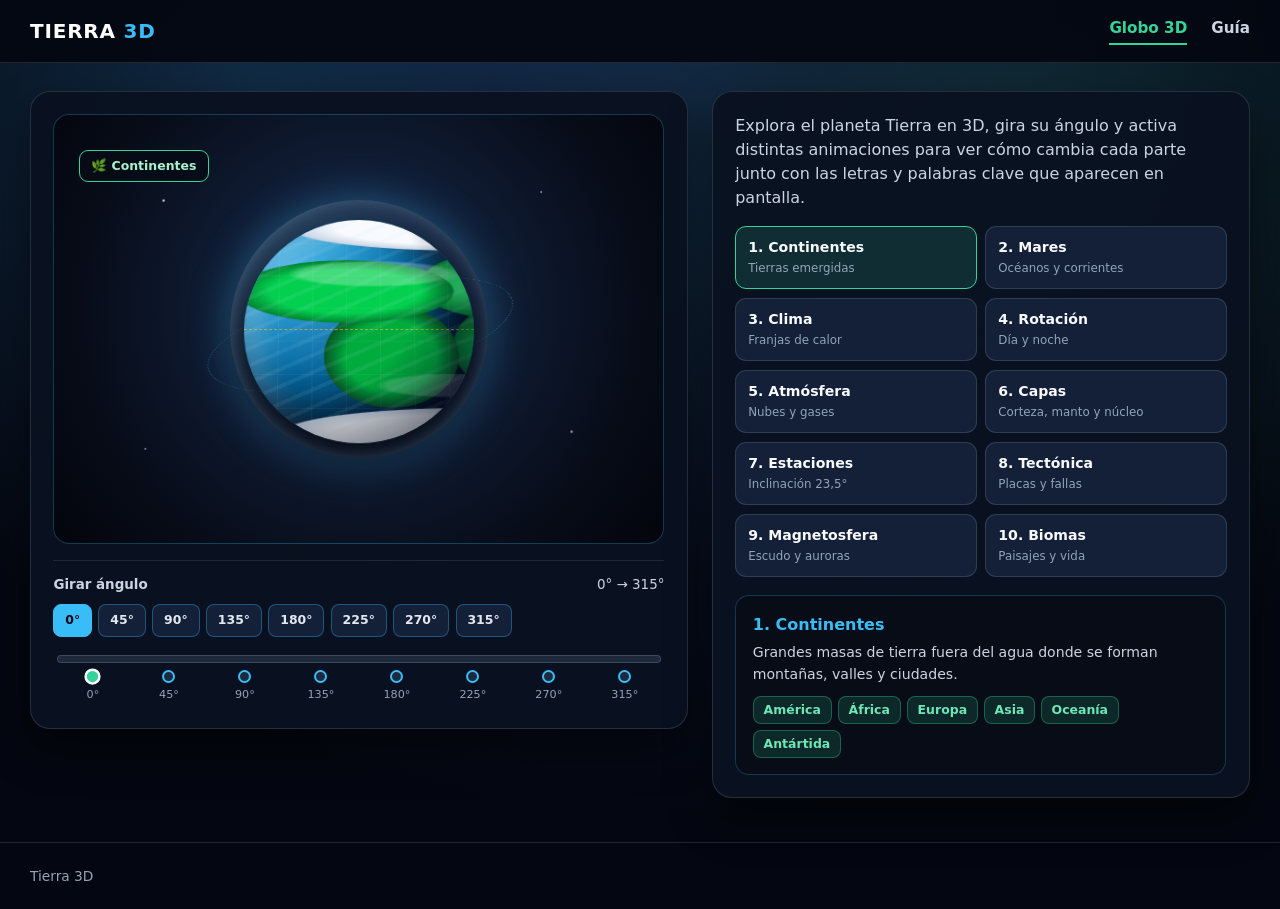
<file: index.html>
<!DOCTYPE html>
<html lang="es">
<head>
  <meta charset="UTF-8">
  <meta name="viewport" content="width=device-width, initial-scale=1.0">
  <title>Tierra 3D</title>
  <link rel="stylesheet" href="CSS/estilos.css">
  <link rel="stylesheet" href="CSS/animaciones.css">
</head>
<body>

  <header class="cabecera">
    <div class="contenedor cabecera-inner">
      <a href="index.html" class="marca">TIERRA <span>3D</span></a>
      <nav class="nav" aria-label="Navegación principal">
        <a href="index.html" class="nav-enlace" aria-current="page">Globo 3D</a>
        <a href="guia.html" class="nav-enlace">Guía</a>
      </nav>
    </div>
  </header>

  <main>
    <div class="contenedor">

      <!-- COMPLEJO: grupos de 'radio' con el mismo 'name' permiten activar una opción a la vez en CSS -->
      <input type="radio" name="animacion-tierra" id="modo-continentes" class="control-oculto" checked>
      <input type="radio" name="animacion-tierra" id="modo-mares" class="control-oculto">
      <input type="radio" name="animacion-tierra" id="modo-clima" class="control-oculto">
      <input type="radio" name="animacion-tierra" id="modo-rotacion" class="control-oculto">
      <input type="radio" name="animacion-tierra" id="modo-atmosfera" class="control-oculto">
      <input type="radio" name="animacion-tierra" id="modo-capas" class="control-oculto">
      <input type="radio" name="animacion-tierra" id="modo-estaciones" class="control-oculto">
      <input type="radio" name="animacion-tierra" id="modo-tectonica" class="control-oculto">
      <input type="radio" name="animacion-tierra" id="modo-auroras" class="control-oculto">
      <input type="radio" name="animacion-tierra" id="modo-biomas" class="control-oculto">

      <input type="radio" name="giro-3d" id="giro-0" class="control-oculto" checked>
      <input type="radio" name="giro-3d" id="giro-45" class="control-oculto">
      <input type="radio" name="giro-3d" id="giro-90" class="control-oculto">
      <input type="radio" name="giro-3d" id="giro-135" class="control-oculto">
      <input type="radio" name="giro-3d" id="giro-180" class="control-oculto">
      <input type="radio" name="giro-3d" id="giro-225" class="control-oculto">
      <input type="radio" name="giro-3d" id="giro-270" class="control-oculto">
      <input type="radio" name="giro-3d" id="giro-315" class="control-oculto">

      <div class="rejilla">
        <section class="panel" aria-label="Planeta Tierra en 3D">
          <div class="visor-3d">
            <div class="campo-magnetico" aria-hidden="true"></div>
            <div class="halo-atmosferico" aria-hidden="true"></div>
            <div class="anillo-orbital" aria-hidden="true"></div>

            <div class="esfera-3d">
              <div class="tierra">
                <div class="continentes" aria-hidden="true"></div>
                <div class="mares" aria-hidden="true"></div>
                <div class="rejilla-globo" aria-hidden="true"></div>
                <div class="clima-franjas" aria-hidden="true"></div>
                <div class="nubes-capa" aria-hidden="true"></div>
                <div class="fallas-tectonicas" aria-hidden="true"></div>
                <div class="linea-ecuador" aria-hidden="true"></div>
                <div class="sombra-noche" aria-hidden="true"></div>
              </div>
              <div class="nucleo-interno" aria-hidden="true"></div>
            </div>

            <!-- ANIMACIÓN: estas etiquetas aparecen y se animan al activar su modo -->
            <div class="letra-flotan pos-continentes">🌿 Continentes</div>
            <div class="letra-flotan pos-mares">🌊 Mares y océanos</div>
            <div class="letra-flotan pos-clima">☀️ Clima</div>
            <div class="letra-flotan pos-rotacion">🔄 Rotación 24 h</div>
            <div class="letra-flotan pos-atmosfera">☁️ Atmósfera</div>
            <div class="letra-flotan pos-capas">🔥 Capas internas</div>
            <div class="letra-flotan pos-estaciones">🍂 Estaciones</div>
            <div class="letra-flotan pos-tectonica">🌋 Tectónica</div>
            <div class="letra-flotan pos-auroras">✨ Magnetosfera</div>
            <div class="letra-flotan pos-biomas">🌱 Biomas</div>
          </div>

          <div class="control-grados-box">
            <div class="cabecera-grados">
              <span><strong>Girar ángulo</strong></span>
              <span>0° → 315°</span>
            </div>

            <!-- COMPLEJO: cada 'label' con 'for' activa su 'input' correspondiente -->
            <div class="barra-giro">
              <label for="giro-0" class="btn-giro">0°</label>
              <label for="giro-45" class="btn-giro">45°</label>
              <label for="giro-90" class="btn-giro">90°</label>
              <label for="giro-135" class="btn-giro">135°</label>
              <label for="giro-180" class="btn-giro">180°</label>
              <label for="giro-225" class="btn-giro">225°</label>
              <label for="giro-270" class="btn-giro">270°</label>
              <label for="giro-315" class="btn-giro">315°</label>
            </div>

            <div class="linea-grados-wrap">
              <div class="linea-base">
                <!-- ANIMACIÓN: el ancho de esta barra crece o decrece al cambiar de ángulo -->
                <div class="linea-progreso"></div>
              </div>
              <div class="puntos-linea">
                <label for="giro-0" class="punto-grado"><span class="marcador-bolita"></span><span>0°</span></label>
                <label for="giro-45" class="punto-grado"><span class="marcador-bolita"></span><span>45°</span></label>
                <label for="giro-90" class="punto-grado"><span class="marcador-bolita"></span><span>90°</span></label>
                <label for="giro-135" class="punto-grado"><span class="marcador-bolita"></span><span>135°</span></label>
                <label for="giro-180" class="punto-grado"><span class="marcador-bolita"></span><span>180°</span></label>
                <label for="giro-225" class="punto-grado"><span class="marcador-bolita"></span><span>225°</span></label>
                <label for="giro-270" class="punto-grado"><span class="marcador-bolita"></span><span>270°</span></label>
                <label for="giro-315" class="punto-grado"><span class="marcador-bolita"></span><span>315°</span></label>
              </div>
            </div>
          </div>
        </section>

        <aside class="panel" aria-label="Selector de animaciones">
          <!-- Párrafo principal marcado como h1 -->
          <h1 class="titulo-bloque">Explora el planeta Tierra en 3D, gira su ángulo y activa distintas animaciones para ver cómo cambia cada parte junto con las letras y palabras clave que aparecen en pantalla.</h1>

          <div class="rejilla-botones">
            <label for="modo-continentes" class="boton-modo"><strong>1. Continentes</strong><small>Tierras emergidas</small></label>
            <label for="modo-mares" class="boton-modo"><strong>2. Mares</strong><small>Océanos y corrientes</small></label>
            <label for="modo-clima" class="boton-modo"><strong>3. Clima</strong><small>Franjas de calor</small></label>
            <label for="modo-rotacion" class="boton-modo"><strong>4. Rotación</strong><small>Día y noche</small></label>
            <label for="modo-atmosfera" class="boton-modo"><strong>5. Atmósfera</strong><small>Nubes y gases</small></label>
            <label for="modo-capas" class="boton-modo"><strong>6. Capas</strong><small>Corteza, manto y núcleo</small></label>
            <label for="modo-estaciones" class="boton-modo"><strong>7. Estaciones</strong><small>Inclinación 23,5°</small></label>
            <label for="modo-tectonica" class="boton-modo"><strong>8. Tectónica</strong><small>Placas y fallas</small></label>
            <label for="modo-auroras" class="boton-modo"><strong>9. Magnetosfera</strong><small>Escudo y auroras</small></label>
            <label for="modo-biomas" class="boton-modo"><strong>10. Biomas</strong><small>Paisajes y vida</small></label>
          </div>

          <div class="caja-explicacion bloque-info info-continentes">
            <h3>1. Continentes</h3>
            <p>Grandes masas de tierra fuera del agua donde se forman montañas, valles y ciudades.</p>
            <!-- ANIMACIÓN: cada palabra aparece con animación al activar este modo -->
            <div class="lista-palabras grupo-palabras palabras-continentes">
              <span class="palabra">América</span><span class="palabra">África</span><span class="palabra">Europa</span><span class="palabra">Asia</span><span class="palabra">Oceanía</span><span class="palabra">Antártida</span>
            </div>
          </div>

          <div class="caja-explicacion bloque-info info-mares">
            <h3>2. Mares y océanos</h3>
            <p>Cubren ~71 % del planeta, reparten calor y mueven corrientes marinas.</p>
            <div class="lista-palabras grupo-palabras palabras-mares">
              <span class="palabra">Pacífico</span><span class="palabra">Atlántico</span><span class="palabra">Índico</span><span class="palabra">Ártico</span><span class="palabra">Corrientes</span>
            </div>
          </div>

          <div class="caja-explicacion bloque-info info-clima">
            <h3>3. Clima</h3>
            <p>Reparte temperaturas según la latitud: más calor cerca del ecuador y más frío en los polos.</p>
            <div class="lista-palabras grupo-palabras palabras-clima">
              <span class="palabra">Ecuador</span><span class="palabra">Tropical</span><span class="palabra">Templado</span><span class="palabra">Polar</span>
            </div>
          </div>

          <div class="caja-explicacion bloque-info info-rotacion">
            <h3>4. Rotación</h3>
            <p>Giro de la Tierra sobre su eje cada ~24 horas que crea el día y la noche.</p>
            <div class="lista-palabras grupo-palabras palabras-rotacion">
              <span class="palabra">24 horas</span><span class="palabra">Día</span><span class="palabra">Noche</span><span class="palabra">Husos horarios</span>
            </div>
          </div>

          <div class="caja-explicacion bloque-info info-atmosfera">
            <h3>5. Atmósfera</h3>
            <p>Capa de gases que rodea el planeta, mueve nubes y filtra radiación.</p>
            <div class="lista-palabras grupo-palabras palabras-atmosfera">
              <span class="palabra">Nubes</span><span class="palabra">Vientos</span><span class="palabra">Oxígeno</span><span class="palabra">Ozono</span>
            </div>
          </div>

          <div class="caja-explicacion bloque-info info-capas">
            <h3>6. Capas internas</h3>
            <p>El interior se divide en corteza externa, manto y un núcleo caliente en el centro.</p>
            <div class="lista-palabras grupo-palabras palabras-capas">
              <span class="palabra">Corteza</span><span class="palabra">Manto</span><span class="palabra">Núcleo</span>
            </div>
          </div>

          <div class="caja-explicacion bloque-info info-estaciones">
            <h3>7. Estaciones</h3>
            <p>La inclinación del eje (23,5°) cambia la luz solar a lo largo del año y genera las estaciones.</p>
            <div class="lista-palabras grupo-palabras palabras-estaciones">
              <span class="palabra">Primavera</span><span class="palabra">Verano</span><span class="palabra">Otoño</span><span class="palabra">Invierno</span>
            </div>
          </div>

          <div class="caja-explicacion bloque-info info-tectonica">
            <h3>8. Tectónica</h3>
            <p>Las placas de la corteza se mueven lentamente y originan volcanes, fallas y montañas.</p>
            <div class="lista-palabras grupo-palabras palabras-tectonica">
              <span class="palabra">Placas</span><span class="palabra">Fallas</span><span class="palabra">Volcanes</span><span class="palabra">Montañas</span>
            </div>
          </div>

          <div class="caja-explicacion bloque-info info-auroras">
            <h3>9. Magnetosfera y auroras</h3>
            <p>El campo magnético protege al planeta del viento solar y produce luces en zonas polares.</p>
            <div class="lista-palabras grupo-palabras palabras-auroras">
              <span class="palabra">Campo magnético</span><span class="palabra">Auroras</span><span class="palabra">Escudo solar</span>
            </div>
          </div>

          <div class="caja-explicacion bloque-info info-biomas">
            <h3>10. Biomas</h3>
            <p>Conjuntos de seres vivos y paisajes adaptados al agua y al clima de cada zona.</p>
            <div class="lista-palabras grupo-palabras palabras-biomas">
              <span class="palabra">Selvas</span><span class="palabra">Desiertos</span><span class="palabra">Bosques</span><span class="palabra">Hielos</span>
            </div>
          </div>
        </aside>
      </div>

    </div>
  </main>

  <footer class="pie">
    <div class="contenedor">
      <p>Tierra 3D</p>
    </div>
  </footer>

</body>
</html>
</file>
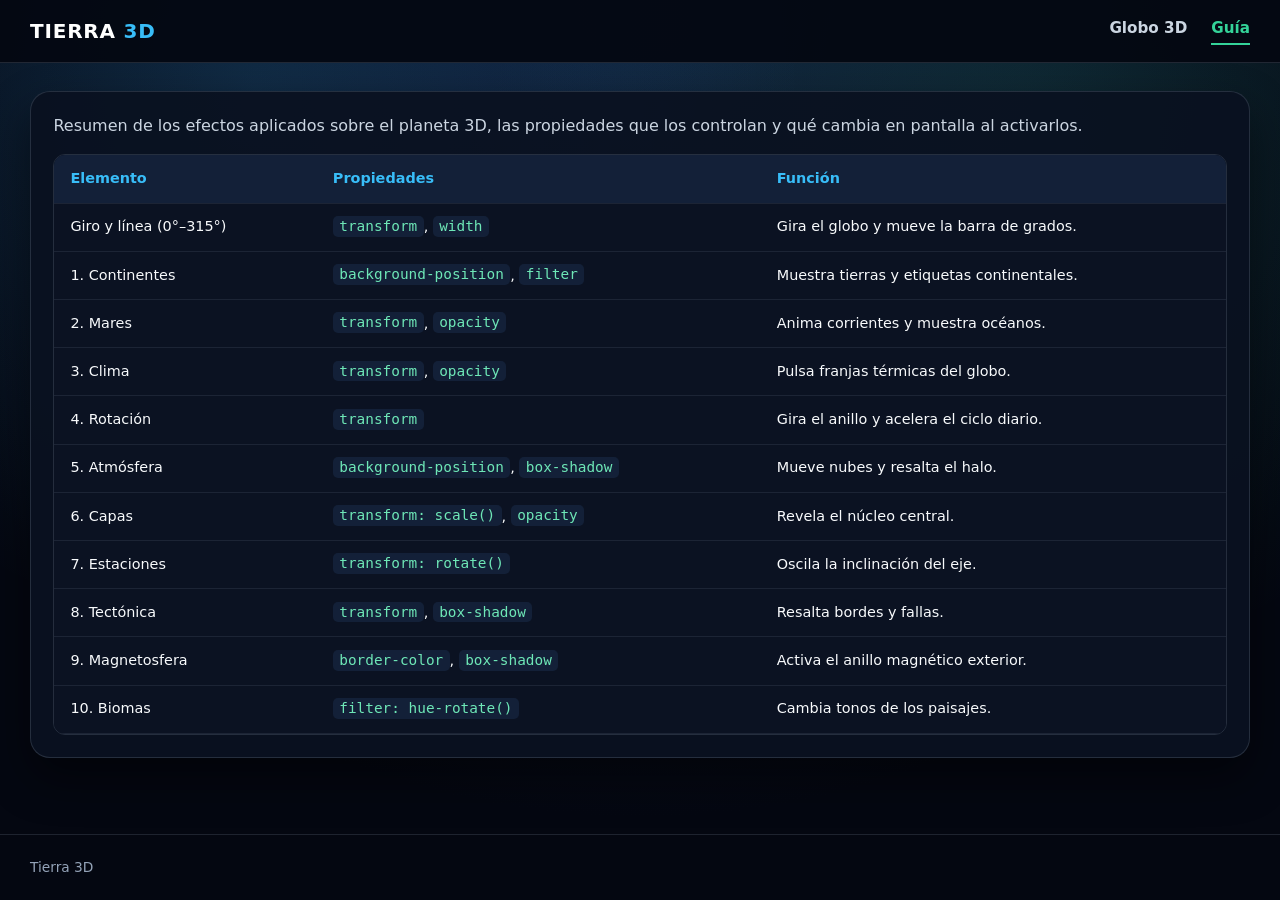
<file: guia.html>
<!DOCTYPE html>
<html lang="es">
<head>
  <meta charset="UTF-8">
  <meta name="viewport" content="width=device-width, initial-scale=1.0">
  <title>Guía — Tierra 3D</title>
  <link rel="stylesheet" href="CSS/estilos.css">
  <link rel="stylesheet" href="CSS/animaciones.css">
</head>
<body>

  <header class="cabecera">
    <div class="contenedor cabecera-inner">
      <a href="index.html" class="marca">TIERRA <span>3D</span></a>
      <nav class="nav" aria-label="Navegación principal">
        <a href="index.html" class="nav-enlace">Globo 3D</a>
        <a href="guia.html" class="nav-enlace" aria-current="page">Guía</a>
      </nav>
    </div>
  </header>

  <main>
    <div class="contenedor">
      <section class="panel">
        <!-- Párrafo principal marcado como h1 -->
        <h1 class="titulo-bloque">Resumen de los efectos aplicados sobre el planeta 3D, las propiedades que los controlan y qué cambia en pantalla al activarlos.</h1>

        <div class="tabla-wrap">
          <table>
            <thead>
              <tr>
                <th>Elemento</th>
                <th>Propiedades</th>
                <th>Función</th>
              </tr>
            </thead>
            <tbody>
              <tr><td>Giro y línea (0°–315°)</td><td><code>transform</code>, <code>width</code></td><td>Gira el globo y mueve la barra de grados.</td></tr>
              <tr><td>1. Continentes</td><td><code>background-position</code>, <code>filter</code></td><td>Muestra tierras y etiquetas continentales.</td></tr>
              <tr><td>2. Mares</td><td><code>transform</code>, <code>opacity</code></td><td>Anima corrientes y muestra océanos.</td></tr>
              <tr><td>3. Clima</td><td><code>transform</code>, <code>opacity</code></td><td>Pulsa franjas térmicas del globo.</td></tr>
              <tr><td>4. Rotación</td><td><code>transform</code></td><td>Gira el anillo y acelera el ciclo diario.</td></tr>
              <tr><td>5. Atmósfera</td><td><code>background-position</code>, <code>box-shadow</code></td><td>Mueve nubes y resalta el halo.</td></tr>
              <tr><td>6. Capas</td><td><code>transform: scale()</code>, <code>opacity</code></td><td>Revela el núcleo central.</td></tr>
              <tr><td>7. Estaciones</td><td><code>transform: rotate()</code></td><td>Oscila la inclinación del eje.</td></tr>
              <tr><td>8. Tectónica</td><td><code>transform</code>, <code>box-shadow</code></td><td>Resalta bordes y fallas.</td></tr>
              <tr><td>9. Magnetosfera</td><td><code>border-color</code>, <code>box-shadow</code></td><td>Activa el anillo magnético exterior.</td></tr>
              <tr><td>10. Biomas</td><td><code>filter: hue-rotate()</code></td><td>Cambia tonos de los paisajes.</td></tr>
            </tbody>
          </table>
        </div>
      </section>
    </div>
  </main>

  <footer class="pie">
    <div class="contenedor">
      <p>Tierra 3D</p>
    </div>
  </footer>

</body>
</html>
</file>
<file: CSS/estilos.css>
/* Reinicia márgenes y rellenos para que todos los elementos partan de cero */
*,
*::before,
*::after {
  box-sizing: border-box;
  margin: 0;
  padding: 0;
}

/* Define la tipografía base y el fondo oscuro */
html {
  font-family: system-ui, -apple-system, BlinkMacSystemFont, "Segoe UI", Roboto, sans-serif;
  line-height: 1.5;
  background-color: #040711;
  color: #f8fafc;
}

/* Superpone varios degradados circulares para dar profundidad espacial al fondo */
body {
  overflow-x: hidden;
  min-height: 100vh;
  display: flex;
  flex-direction: column;
  background-image:
    radial-gradient(circle at 20% 10%, rgba(56, 189, 248, 0.14), transparent 42%),
    radial-gradient(circle at 80% 15%, rgba(52, 211, 153, 0.12), transparent 42%),
    radial-gradient(circle at 50% 0%, #101e3b 0%, #040711 74%);
}

.contenedor {
  width: 100%;
  max-width: 1260px;
  margin: 0 auto;
  padding: 0 1.25rem;
}

/* Mantiene la cabecera fija arriba al bajar por la página */
.cabecera {
  border-bottom: 1px solid rgba(148, 163, 184, 0.2);
  background-color: rgba(4, 7, 17, 0.92);
  padding: 1rem 0;
  position: sticky;
  top: 0;
  z-index: 40;
}

.cabecera-inner {
  display: flex;
  flex-wrap: wrap;
  align-items: center;
  justify-content: space-between;
  gap: 1rem;
}

.marca {
  font-size: 1.25rem;
  font-weight: 900;
  color: #ffffff;
  text-decoration: none;
  letter-spacing: 0.04em;
}

.marca span {
  color: #38bdf8;
}

.nav {
  display: flex;
  gap: 1.5rem;
}

.nav-enlace {
  color: #cbd5e1;
  text-decoration: none;
  font-weight: 600;
  font-size: 0.95rem;
}

.nav-enlace[aria-current="page"] {
  color: #34d399;
  border-bottom: 2px solid #34d399;
  padding-bottom: 0.15rem;
}

main {
  flex: 1;
  padding: 1.75rem 0 2.75rem;
}

.rejilla {
  display: grid;
  grid-template-columns: 1fr;
  gap: 1.5rem;
  align-items: start;
}

@media (min-width: 980px) {
  .rejilla {
    grid-template-columns: 1.1fr 0.9fr;
  }
}

.panel {
  background-color: rgba(10, 17, 32, 0.94);
  border: 1px solid rgba(148, 163, 184, 0.2);
  border-radius: 20px;
  padding: 1.4rem;
  box-shadow: 0 20px 45px rgba(0, 0, 0, 0.48);
}

/* COMPLEJO: 'perspective' crea profundidad 3D y las capas radiales pequeñas simulan estrellas */
.visor-3d {
  position: relative;
  height: 430px;
  border-radius: 16px;
  background:
    radial-gradient(circle at 18% 20%, rgba(255, 255, 255, 0.85) 0px, transparent 2px),
    radial-gradient(circle at 80% 18%, rgba(255, 255, 255, 0.7) 0px, transparent 1.5px),
    radial-gradient(circle at 85% 74%, rgba(255, 255, 255, 0.65) 0px, transparent 2px),
    radial-gradient(circle at 15% 78%, rgba(255, 255, 255, 0.6) 0px, transparent 1.5px),
    radial-gradient(circle at 50% 45%, #192d52 0%, #070c18 72%, #03050c 100%);
  overflow: hidden;
  display: grid;
  place-items: center;
  perspective: 1200px;
  border: 1px solid rgba(56, 189, 248, 0.28);
}

.halo-atmosferico {
  position: absolute;
  width: 258px;
  height: 258px;
  border-radius: 50%;
  background: radial-gradient(circle at 35% 30%, rgba(125, 211, 252, 0.22), transparent 68%);
  box-shadow:
    0 0 40px rgba(56, 189, 248, 0.35),
    inset 0 0 18px rgba(186, 230, 253, 0.28);
  pointer-events: none;
}

/* COMPLEJO: 'transform-style: preserve-3d' permite que los hijos mantengan volumen tridimensional */
.esfera-3d {
  width: 230px;
  height: 230px;
  position: relative;
  transform-style: preserve-3d;
}

/* COMPLEJO: 'inset' en box-shadow crea sombra y luz en el borde para simular una esfera */
.tierra {
  width: 100%;
  height: 100%;
  border-radius: 50%;
  position: relative;
  overflow: hidden;
  background:
    radial-gradient(circle at 30% 28%, rgba(125, 211, 252, 0.45) 0%, transparent 45%),
    linear-gradient(145deg, #0ea5e9 0%, #0369a1 48%, #082f49 100%);
  box-shadow:
    inset -30px -22px 48px rgba(2, 6, 23, 0.92),
    inset 16px 14px 28px rgba(186, 230, 253, 0.42),
    0 12px 28px rgba(0, 0, 0, 0.65);
}

/* COMPLEJO: 'background-size: 200% 100%' duplica el ancho del fondo para poder desplazarlo en bucle */
.continentes {
  position: absolute;
  inset: 0;
  border-radius: 50%;
  background:
    radial-gradient(ellipse 30% 18% at 22% 33%, #22c55e 55%, #15803d 78%, transparent 80%),
    radial-gradient(ellipse 18% 28% at 32% 62%, #16a34a 55%, #14532d 80%, transparent 82%),
    radial-gradient(ellipse 25% 20% at 58% 30%, #4ade80 45%, #15803d 78%, transparent 80%),
    radial-gradient(ellipse 21% 28% at 62% 58%, #22c55e 50%, #166534 78%, transparent 80%),
    radial-gradient(ellipse 18% 12% at 80% 70%, #86efac 45%, #15803d 78%, transparent 80%),
    radial-gradient(ellipse 46% 12% at 50% 4%, #f8fafc 65%, #cbd5e1 85%, transparent 88%),
    radial-gradient(ellipse 48% 13% at 50% 96%, #f8fafc 65%, #cbd5e1 85%, transparent 88%);
  background-size: 200% 100%;
}

/* Dibuja líneas de meridianos y paralelos sobre la esfera */
.rejilla-globo {
  position: absolute;
  inset: 0;
  border-radius: 50%;
  background:
    repeating-linear-gradient(90deg, rgba(255, 255, 255, 0.06) 0px, rgba(255, 255, 255, 0.06) 1px, transparent 1px, transparent 34px),
    repeating-linear-gradient(0deg, rgba(255, 255, 255, 0.05) 0px, rgba(255, 255, 255, 0.05) 1px, transparent 1px, transparent 34px);
  pointer-events: none;
}

.mares {
  position: absolute;
  inset: 0;
  border-radius: 50%;
  background: repeating-linear-gradient(-24deg, rgba(186, 230, 253, 0.24) 0px, rgba(186, 230, 253, 0.24) 4px, transparent 4px, transparent 16px);
  opacity: 0.35;
}

.clima-franjas {
  position: absolute;
  inset: 0;
  border-radius: 50%;
  background: linear-gradient(180deg, rgba(248, 250, 252, 0.45) 0%, rgba(56, 189, 248, 0.18) 24%, rgba(251, 191, 36, 0.34) 50%, rgba(56, 189, 248, 0.18) 76%, rgba(248, 250, 252, 0.45) 100%);
  opacity: 0;
}

.nubes-capa {
  position: absolute;
  inset: -2%;
  border-radius: 50%;
  background:
    radial-gradient(ellipse 28% 9% at 28% 26%, rgba(255, 255, 255, 0.72) 55%, transparent 65%),
    radial-gradient(ellipse 32% 10% at 68% 46%, rgba(255, 255, 255, 0.62) 55%, transparent 65%),
    radial-gradient(ellipse 24% 8% at 44% 74%, rgba(255, 255, 255, 0.58) 55%, transparent 65%);
  background-size: 200% 100%;
  opacity: 0.35;
  pointer-events: none;
}

.fallas-tectonicas {
  position: absolute;
  inset: 0;
  border-radius: 50%;
  border: 2px dashed rgba(251, 146, 60, 0);
  pointer-events: none;
}

.campo-magnetico {
  position: absolute;
  width: 340px;
  height: 270px;
  border-radius: 50%;
  border: 2px solid rgba(52, 211, 153, 0);
  box-shadow: 0 0 0 0 rgba(52, 211, 153, 0);
  pointer-events: none;
}

.linea-ecuador {
  position: absolute;
  left: 0;
  right: 0;
  top: 50%;
  border-top: 1.5px dashed rgba(250, 204, 21, 0.55);
  pointer-events: none;
}

.sombra-noche {
  position: absolute;
  inset: 0;
  border-radius: 50%;
  background: radial-gradient(circle at 30% 30%, transparent 48%, rgba(2, 6, 23, 0.78) 96%);
  pointer-events: none;
}

/* COMPLEJO: 'rotateX(72deg)' aplana el círculo en 3D para que parezca una órbita inclinada */
.anillo-orbital {
  position: absolute;
  width: 310px;
  height: 310px;
  border-radius: 50%;
  border: 1.5px dashed rgba(56, 189, 248, 0.35);
  transform: rotateX(72deg) rotateY(-12deg);
  pointer-events: none;
}

.nucleo-interno {
  position: absolute;
  width: 84px;
  height: 84px;
  border-radius: 50%;
  background: radial-gradient(circle at 35% 35%, #fef08a, #f97316 65%, #dc2626);
  box-shadow: 0 0 26px rgba(251, 146, 60, 0.8);
  opacity: 0;
  pointer-events: none;
}

.control-grados-box {
  margin-top: 1rem;
  padding-top: 0.85rem;
  border-top: 1px solid rgba(148, 163, 184, 0.16);
}

.cabecera-grados {
  display: flex;
  justify-content: space-between;
  font-size: 0.84rem;
  color: #cbd5e1;
  margin-bottom: 0.55rem;
}

.barra-giro {
  display: flex;
  flex-wrap: wrap;
  gap: 0.4rem;
  margin-bottom: 0.75rem;
}

.btn-giro {
  background-color: #132038;
  color: #e2e8f0;
  border: 1px solid rgba(56, 189, 248, 0.35);
  border-radius: 8px;
  padding: 0.38rem 0.68rem;
  font-size: 0.78rem;
  font-weight: 700;
  cursor: pointer;
}

.linea-grados-wrap {
  padding: 0.4rem 0.2rem 0.15rem;
}

.linea-base {
  height: 8px;
  border-radius: 999px;
  background-color: #1e293b;
  border: 1px solid rgba(148, 163, 184, 0.25);
  overflow: hidden;
}

.linea-progreso {
  height: 100%;
  width: 0%;
  border-radius: 999px;
  background: linear-gradient(90deg, #38bdf8, #34d399);
}

.puntos-linea {
  display: grid;
  grid-template-columns: repeat(8, 1fr);
  gap: 0.2rem;
  margin-top: 0.45rem;
}

.punto-grado {
  display: flex;
  flex-direction: column;
  align-items: center;
  gap: 0.2rem;
  font-size: 0.7rem;
  color: #94a3b8;
  cursor: pointer;
}

.marcador-bolita {
  width: 13px;
  height: 13px;
  border-radius: 50%;
  background-color: #1e293b;
  border: 2px solid #38bdf8;
}

/* Estilo del párrafo principal marcado como h1 */
.titulo-bloque {
  font-size: 1rem;
  font-weight: 500;
  color: #cbd5e1;
  margin-bottom: 0.95rem;
}

.rejilla-botones {
  display: grid;
  grid-template-columns: repeat(2, 1fr);
  gap: 0.55rem;
  margin-bottom: 1.1rem;
}

.boton-modo {
  display: flex;
  flex-direction: column;
  gap: 0.1rem;
  background-color: #132038;
  border: 1px solid rgba(148, 163, 184, 0.22);
  border-radius: 11px;
  padding: 0.65rem 0.75rem;
  cursor: pointer;
  color: #f8fafc;
  font-size: 0.88rem;
}

.boton-modo small {
  color: #94a3b8;
  font-size: 0.74rem;
}

.caja-explicacion {
  background-color: #070c17;
  border: 1px solid rgba(56, 189, 248, 0.25);
  border-radius: 14px;
  padding: 1.05rem;
}

.caja-explicacion h3 {
  font-size: 1rem;
  color: #38bdf8;
  margin-bottom: 0.35rem;
}

.caja-explicacion p {
  font-size: 0.88rem;
  color: #cbd5e1;
  margin-bottom: 0.7rem;
}

.lista-palabras {
  display: flex;
  flex-wrap: wrap;
  gap: 0.4rem;
}

.palabra {
  background-color: rgba(52, 211, 153, 0.14);
  color: #6ee7b7;
  border: 1px solid rgba(52, 211, 153, 0.35);
  padding: 0.22rem 0.6rem;
  border-radius: 8px;
  font-size: 0.78rem;
  font-weight: 700;
}

.letra-flotan {
  position: absolute;
  padding: 0.35rem 0.7rem;
  border-radius: 9px;
  font-size: 0.78rem;
  font-weight: 700;
  background-color: rgba(7, 12, 23, 0.92);
  border: 1px solid #38bdf8;
  color: #ffffff;
  pointer-events: none;
  z-index: 15;
}

.pos-continentes { top: 8%; left: 4%; border-color: #34d399; color: #a7f3d0; }
.pos-mares       { bottom: 9%; left: 4%; border-color: #38bdf8; color: #bae6fd; }
.pos-clima       { top: 9%; right: 4%; border-color: #fbbf24; color: #fde68a; }
.pos-rotacion    { bottom: 8%; right: 4%; border-color: #c084fc; color: #e9d5ff; }
.pos-atmosfera   { top: 44%; left: 4%; border-color: #e2e8f0; color: #f8fafc; }
.pos-capas       { top: 44%; right: 4%; border-color: #fb923c; color: #fed7aa; }
.pos-estaciones  { top: 22%; left: 4%; border-color: #f472b6; color: #fbcfe8; }
.pos-tectonica   { bottom: 24%; right: 4%; border-color: #ef4444; color: #fecaca; }
.pos-auroras     { top: 22%; right: 4%; border-color: #2dd4bf; color: #99f6e4; }
.pos-biomas      { bottom: 24%; left: 4%; border-color: #a3e635; color: #d9f99d; }

.tabla-wrap {
  width: 100%;
  overflow-x: auto;
  margin-top: 1rem;
  border-radius: 12px;
  border: 1px solid rgba(148, 163, 184, 0.2);
}

table {
  width: 100%;
  border-collapse: collapse;
  background-color: #0b1222;
  font-size: 0.9rem;
}

th,
td {
  padding: 0.8rem 1rem;
  border-bottom: 1px solid rgba(148, 163, 184, 0.12);
  text-align: left;
}

th {
  background-color: #132038;
  color: #38bdf8;
}

code {
  background-color: #132038;
  color: #6ee7b7;
  padding: 0.15rem 0.4rem;
  border-radius: 5px;
}

.pie {
  border-top: 1px solid rgba(148, 163, 184, 0.18);
  padding: 1.4rem 0;
  color: #94a3b8;
  font-size: 0.86rem;
}
</file>
<file: CSS/animaciones.css>
/* Variables reutilizables de tiempos y curvas de movimiento */
:root {
  --dur-rapida: 180ms;
  --dur-media: 420ms;
  --curva-entrada: cubic-bezier(0.22, 1, 0.36, 1);
  /* COMPLEJO: curva con ligero rebote al llegar al destino */
  --curva-rebote: cubic-bezier(0.34, 1.56, 0.64, 1);
}

/* Oculta los inputs de radio de forma accesible sin quitarlos del flujo del teclado */
.control-oculto {
  position: absolute;
  opacity: 0;
  pointer-events: none;
}

/* ANIMACIÓN / TRANSICIÓN: suaviza cambios de tamaño, giro, color y opacidad */
.boton-modo,
.btn-giro,
.punto-grado,
.marcador-bolita,
.linea-progreso,
.nav-enlace,
.esfera-3d,
.tierra,
.continentes,
.mares,
.clima-franjas,
.nubes-capa,
.fallas-tectonicas,
.campo-magnetico,
.nucleo-interno,
.anillo-orbital,
.letra-flotan,
.palabra {
  transition:
    width var(--dur-media) var(--curva-entrada),
    transform var(--dur-media) var(--curva-entrada),
    background-color var(--dur-rapida) var(--curva-entrada),
    border-color var(--dur-rapida) var(--curva-entrada),
    opacity var(--dur-media) var(--curva-entrada);
}

a:focus-visible,
label:focus-visible {
  outline: 3px solid #fbbf24;
  outline-offset: 3px;
}

@media (hover: hover) {
  .boton-modo:hover,
  .btn-giro:hover,
  .punto-grado:hover {
    transform: translateY(-2px);
    border-color: #38bdf8;
  }
  .nav-enlace:hover { color: #38bdf8; }
}

/* COMPLEJO: el selector '~' busca hermanos posteriores marcados con ':checked' para girar en 3D */
#giro-0:checked   ~ .rejilla .esfera-3d { transform: rotateX(14deg) rotateY(0deg); }
#giro-45:checked  ~ .rejilla .esfera-3d { transform: rotateX(14deg) rotateY(45deg); }
#giro-90:checked  ~ .rejilla .esfera-3d { transform: rotateX(14deg) rotateY(90deg); }
#giro-135:checked ~ .rejilla .esfera-3d { transform: rotateX(14deg) rotateY(135deg); }
#giro-180:checked ~ .rejilla .esfera-3d { transform: rotateX(14deg) rotateY(180deg); }
#giro-225:checked ~ .rejilla .esfera-3d { transform: rotateX(14deg) rotateY(225deg); }
#giro-270:checked ~ .rejilla .esfera-3d { transform: rotateX(14deg) rotateY(270deg); }
#giro-315:checked ~ .rejilla .esfera-3d { transform: rotateX(14deg) rotateY(315deg); }

/* Mueve la barra de progreso de la línea de grados según el ángulo activo */
#giro-0:checked   ~ .rejilla .linea-progreso   { width: 0%; }
#giro-45:checked  ~ .rejilla .linea-progreso  { width: 14.28%; }
#giro-90:checked  ~ .rejilla .linea-progreso  { width: 28.57%; }
#giro-135:checked ~ .rejilla .linea-progreso { width: 42.85%; }
#giro-180:checked ~ .rejilla .linea-progreso { width: 57.14%; }
#giro-225:checked ~ .rejilla .linea-progreso { width: 71.42%; }
#giro-270:checked ~ .rejilla .linea-progreso { width: 85.71%; }
#giro-315:checked ~ .rejilla .linea-progreso { width: 100%; }

#giro-0:checked   ~ .rejilla label.btn-giro[for="giro-0"],
#giro-45:checked  ~ .rejilla label.btn-giro[for="giro-45"],
#giro-90:checked  ~ .rejilla label.btn-giro[for="giro-90"],
#giro-135:checked ~ .rejilla label.btn-giro[for="giro-135"],
#giro-180:checked ~ .rejilla label.btn-giro[for="giro-180"],
#giro-225:checked ~ .rejilla label.btn-giro[for="giro-225"],
#giro-270:checked ~ .rejilla label.btn-giro[for="giro-270"],
#giro-315:checked ~ .rejilla label.btn-giro[for="giro-315"] {
  background-color: #38bdf8;
  color: #040711;
  border-color: #38bdf8;
}

#giro-0:checked   ~ .rejilla label.punto-grado[for="giro-0"] .marcador-bolita,
#giro-45:checked  ~ .rejilla label.punto-grado[for="giro-45"] .marcador-bolita,
#giro-90:checked  ~ .rejilla label.punto-grado[for="giro-90"] .marcador-bolita,
#giro-135:checked ~ .rejilla label.punto-grado[for="giro-135"] .marcador-bolita,
#giro-180:checked ~ .rejilla label.punto-grado[for="giro-180"] .marcador-bolita,
#giro-225:checked ~ .rejilla label.punto-grado[for="giro-225"] .marcador-bolita,
#giro-270:checked ~ .rejilla label.punto-grado[for="giro-270"] .marcador-bolita,
#giro-315:checked ~ .rejilla label.punto-grado[for="giro-315"] .marcador-bolita {
  background-color: #34d399;
  border-color: #ffffff;
  transform: scale(1.25);
}

/* ANIMACIÓN: desplaza el fondo ancho de continentes de forma continua */
@keyframes derivaContinentes {
  0% { background-position: 0% 50%; }
  100% { background-position: 200% 50%; }
}

/* ANIMACIÓN: mueve y rota ligeramente la capa de mares */
@keyframes olaMares {
  0% { transform: translateX(0) rotate(0deg); }
  100% { transform: translateX(30px) rotate(8deg); }
}

/* ANIMACIÓN: hace que las franjas climáticas pulsen suavemente */
@keyframes pulsoClima {
  0%, 100% { transform: scale(1); opacity: 0.78; }
  50% { transform: scale(1.03); opacity: 1; }
}

/* ANIMACIÓN: gira el anillo orbital sobre su propio eje */
@keyframes giroOrbital {
  from { transform: rotateX(72deg) rotateY(-12deg) rotateZ(0deg); }
  to { transform: rotateX(72deg) rotateY(-12deg) rotateZ(360deg); }
}

/* ANIMACIÓN: hace circular la capa de nubes */
@keyframes circularNubes {
  0% { background-position: 0% 50%; }
  100% { background-position: 200% 50%; }
}

/* ANIMACIÓN: expande y contrae el núcleo interno */
@keyframes pulsarNucleo {
  0%, 100% { transform: scale(0.95); }
  50% { transform: scale(1.12); }
}

/* ANIMACIÓN: inclina el planeta entre -23.5 y 23.5 grados */
@keyframes oscilarEstacion {
  0%, 100% { transform: rotate(-23.5deg); }
  50% { transform: rotate(23.5deg); }
}

/* ANIMACIÓN: pequeña oscilación para simular movimiento en fallas */
@keyframes vibrarFallas {
  0%, 100% { transform: scale(1) rotate(0deg); }
  25% { transform: scale(1.02) rotate(1.5deg); }
  75% { transform: scale(1.02) rotate(-1.5deg); }
}

/* ANIMACIÓN: resalta el campo magnético con un pulso */
@keyframes pulsoAurora {
  0%, 100% { transform: scale(0.98); opacity: 0.65; }
  50% { transform: scale(1.05); opacity: 1; }
}

/* COMPLEJO: 'hue-rotate' rota los colores del espectro sin cambiar la forma */
@keyframes cambioBiomas {
  0%, 100% { filter: hue-rotate(0deg) saturate(1.2); }
  50% { filter: hue-rotate(22deg) saturate(1.45); }
}

/* ANIMACIÓN: entrada de letras y palabras con desplazamiento y rebote */
@keyframes aparecerLetra {
  from { opacity: 0; transform: translateY(10px) scale(0.94); }
  to { opacity: 1; transform: translateY(0) scale(1); }
}

.bloque-info,
.letra-flotan,
.grupo-palabras {
  display: none;
}

/* 1. Continentes */
#modo-continentes:checked ~ .rejilla label[for="modo-continentes"] { border-color: #34d399; background-color: rgba(52, 211, 153, 0.14); }
#modo-continentes:checked ~ .rejilla .continentes { animation: derivaContinentes 10s linear infinite; filter: saturate(1.25); }
#modo-continentes:checked ~ .rejilla .pos-continentes,
#modo-continentes:checked ~ .rejilla .palabras-continentes { display: flex; }
#modo-continentes:checked ~ .rejilla .info-continentes,
#modo-continentes:checked ~ .rejilla .pos-continentes,
#modo-continentes:checked ~ .rejilla .palabras-continentes .palabra { animation: aparecerLetra var(--dur-media) var(--curva-rebote) both; }
#modo-continentes:checked ~ .rejilla .info-continentes { display: block; }

/* 2. Mares */
#modo-mares:checked ~ .rejilla label[for="modo-mares"] { border-color: #38bdf8; background-color: rgba(56, 189, 248, 0.14); }
#modo-mares:checked ~ .rejilla .mares { opacity: 1; animation: olaMares 3.2s linear infinite; }
#modo-mares:checked ~ .rejilla .pos-mares,
#modo-mares:checked ~ .rejilla .palabras-mares { display: flex; }
#modo-mares:checked ~ .rejilla .info-mares,
#modo-mares:checked ~ .rejilla .pos-mares,
#modo-mares:checked ~ .rejilla .palabras-mares .palabra { animation: aparecerLetra var(--dur-media) var(--curva-rebote) both; }
#modo-mares:checked ~ .rejilla .info-mares { display: block; }

/* 3. Clima */
#modo-clima:checked ~ .rejilla label[for="modo-clima"] { border-color: #fbbf24; background-color: rgba(251, 191, 36, 0.14); }
#modo-clima:checked ~ .rejilla .clima-franjas { animation: pulsoClima 3s ease-in-out infinite; }
#modo-clima:checked ~ .rejilla .pos-clima,
#modo-clima:checked ~ .rejilla .palabras-clima { display: flex; }
#modo-clima:checked ~ .rejilla .info-clima,
#modo-clima:checked ~ .rejilla .pos-clima,
#modo-clima:checked ~ .rejilla .palabras-clima .palabra { animation: aparecerLetra var(--dur-media) var(--curva-rebote) both; }
#modo-clima:checked ~ .rejilla .info-clima { display: block; }

/* 4. Rotación */
#modo-rotacion:checked ~ .rejilla label[for="modo-rotacion"] { border-color: #c084fc; background-color: rgba(192, 132, 252, 0.14); }
#modo-rotacion:checked ~ .rejilla .anillo-orbital { border-color: #34d399; animation: giroOrbital 5s linear infinite; }
#modo-rotacion:checked ~ .rejilla .continentes { animation: derivaContinentes 4.5s linear infinite; }
#modo-rotacion:checked ~ .rejilla .pos-rotacion,
#modo-rotacion:checked ~ .rejilla .palabras-rotacion { display: flex; }
#modo-rotacion:checked ~ .rejilla .info-rotacion,
#modo-rotacion:checked ~ .rejilla .pos-rotacion,
#modo-rotacion:checked ~ .rejilla .palabras-rotacion .palabra { animation: aparecerLetra var(--dur-media) var(--curva-rebote) both; }
#modo-rotacion:checked ~ .rejilla .info-rotacion { display: block; }

/* 5. Atmósfera */
#modo-atmosfera:checked ~ .rejilla label[for="modo-atmosfera"] { border-color: #e2e8f0; background-color: rgba(226, 232, 240, 0.14); }
#modo-atmosfera:checked ~ .rejilla .nubes-capa { opacity: 0.95; animation: circularNubes 6s linear infinite; }
#modo-atmosfera:checked ~ .rejilla .halo-atmosferico { box-shadow: 0 0 52px rgba(125, 211, 252, 0.65), inset 0 0 24px rgba(255, 255, 255, 0.45); }
#modo-atmosfera:checked ~ .rejilla .pos-atmosfera,
#modo-atmosfera:checked ~ .rejilla .palabras-atmosfera { display: flex; }
#modo-atmosfera:checked ~ .rejilla .info-atmosfera,
#modo-atmosfera:checked ~ .rejilla .pos-atmosfera,
#modo-atmosfera:checked ~ .rejilla .palabras-atmosfera .palabra { animation: aparecerLetra var(--dur-media) var(--curva-rebote) both; }
#modo-atmosfera:checked ~ .rejilla .info-atmosfera { display: block; }

/* 6. Capas internas */
#modo-capas:checked ~ .rejilla label[for="modo-capas"] { border-color: #fb923c; background-color: rgba(251, 146, 60, 0.14); }
#modo-capas:checked ~ .rejilla .tierra { transform: scale(0.84); border: 6px solid #a16207; }
#modo-capas:checked ~ .rejilla .nucleo-interno { opacity: 1; animation: pulsarNucleo 2.4s ease-in-out infinite; }
#modo-capas:checked ~ .rejilla .pos-capas,
#modo-capas:checked ~ .rejilla .palabras-capas { display: flex; }
#modo-capas:checked ~ .rejilla .info-capas,
#modo-capas:checked ~ .rejilla .pos-capas,
#modo-capas:checked ~ .rejilla .palabras-capas .palabra { animation: aparecerLetra var(--dur-media) var(--curva-rebote) both; }
#modo-capas:checked ~ .rejilla .info-capas { display: block; }

/* 7. Estaciones */
#modo-estaciones:checked ~ .rejilla label[for="modo-estaciones"] { border-color: #f472b6; background-color: rgba(244, 114, 182, 0.14); }
#modo-estaciones:checked ~ .rejilla .tierra { animation: oscilarEstacion 6s ease-in-out infinite; }
#modo-estaciones:checked ~ .rejilla .clima-franjas { opacity: 0.85; }
#modo-estaciones:checked ~ .rejilla .pos-estaciones,
#modo-estaciones:checked ~ .rejilla .palabras-estaciones { display: flex; }
#modo-estaciones:checked ~ .rejilla .info-estaciones,
#modo-estaciones:checked ~ .rejilla .pos-estaciones,
#modo-estaciones:checked ~ .rejilla .palabras-estaciones .palabra { animation: aparecerLetra var(--dur-media) var(--curva-rebote) both; }
#modo-estaciones:checked ~ .rejilla .info-estaciones { display: block; }

/* 8. Tectónica */
#modo-tectonica:checked ~ .rejilla label[for="modo-tectonica"] { border-color: #ef4444; background-color: rgba(239, 68, 68, 0.14); }
#modo-tectonica:checked ~ .rejilla .fallas-tectonicas { border: 2.5px dashed #fb923c; box-shadow: inset 0 0 18px rgba(239, 68, 68, 0.55); animation: vibrarFallas 1.6s ease-in-out infinite; }
#modo-tectonica:checked ~ .rejilla .pos-tectonica,
#modo-tectonica:checked ~ .rejilla .palabras-tectonica { display: flex; }
#modo-tectonica:checked ~ .rejilla .info-tectonica,
#modo-tectonica:checked ~ .rejilla .pos-tectonica,
#modo-tectonica:checked ~ .rejilla .palabras-tectonica .palabra { animation: aparecerLetra var(--dur-media) var(--curva-rebote) both; }
#modo-tectonica:checked ~ .rejilla .info-tectonica { display: block; }

/* 9. Auroras y magnetosfera */
#modo-auroras:checked ~ .rejilla label[for="modo-auroras"] { border-color: #2dd4bf; background-color: rgba(45, 212, 191, 0.14); }
#modo-auroras:checked ~ .rejilla .campo-magnetico { border-color: rgba(45, 212, 191, 0.75); box-shadow: 0 0 35px rgba(45, 212, 191, 0.45); animation: pulsoAurora 2.8s ease-in-out infinite; }
#modo-auroras:checked ~ .rejilla .pos-auroras,
#modo-auroras:checked ~ .rejilla .palabras-auroras { display: flex; }
#modo-auroras:checked ~ .rejilla .info-auroras,
#modo-auroras:checked ~ .rejilla .pos-auroras,
#modo-auroras:checked ~ .rejilla .palabras-auroras .palabra { animation: aparecerLetra var(--dur-media) var(--curva-rebote) both; }
#modo-auroras:checked ~ .rejilla .info-auroras { display: block; }

/* 10. Biomas */
#modo-biomas:checked ~ .rejilla label[for="modo-biomas"] { border-color: #a3e635; background-color: rgba(163, 230, 53, 0.14); }
#modo-biomas:checked ~ .rejilla .continentes { animation: cambioBiomas 4s ease-in-out infinite; }
#modo-biomas:checked ~ .rejilla .pos-biomas,
#modo-biomas:checked ~ .rejilla .palabras-biomas { display: flex; }
#modo-biomas:checked ~ .rejilla .info-biomas,
#modo-biomas:checked ~ .rejilla .pos-biomas,
#modo-biomas:checked ~ .rejilla .palabras-biomas .palabra { animation: aparecerLetra var(--dur-media) var(--curva-rebote) both; }
#modo-biomas:checked ~ .rejilla .info-biomas { display: block; }

/* COMPLEJO: media query de accesibilidad para reducir movimientos si el sistema lo pide */
@media (prefers-reduced-motion: reduce) {
  *, *::before, *::after {
    animation-duration: 0.01ms !important;
    animation-iteration-count: 1 !important;
    transition-duration: 0.01ms !important;
  }
}
</file>
